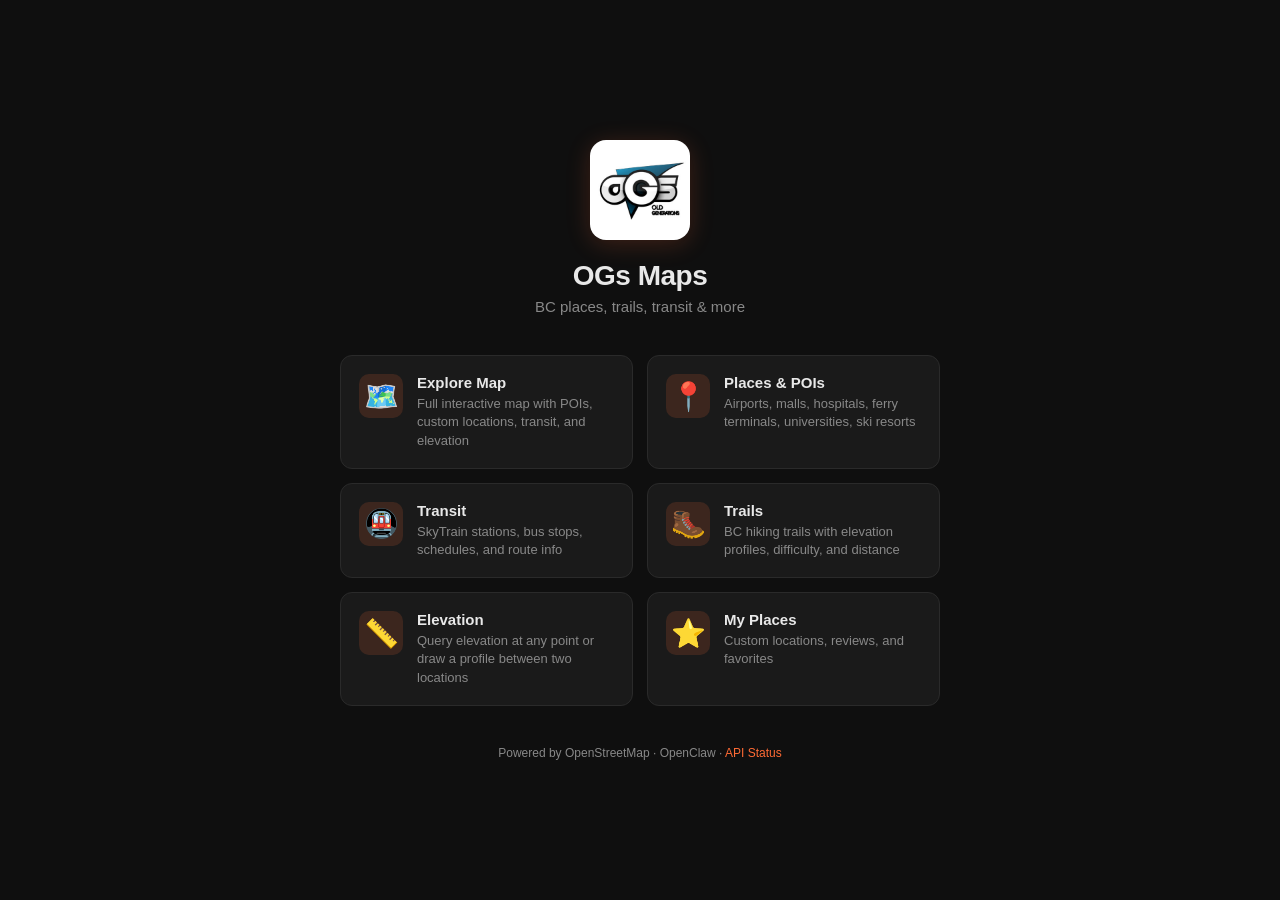
<file: index.html>
<!DOCTYPE html>
<html lang="en">
<head>
  <meta charset="UTF-8">
  <meta name="viewport" content="width=device-width, initial-scale=1.0, maximum-scale=1.0, user-scalable=no">
  <title>OGs Apps — Maps & Places</title>
  <link rel="stylesheet" href="landing.css">
  <link rel="icon" href="logo.jpg">
</head>
<body>
  <div class="landing">
    <header class="landing-header">
      <img src="logo.jpg" alt="OGs" class="logo">
      <h1>OGs Maps</h1>
      <p class="tagline">BC places, trails, transit & more</p>
    </header>

    <div class="cards">
      <a href="map.html" class="card">
        <div class="card-icon">🗺️</div>
        <div class="card-body">
          <h2>Explore Map</h2>
          <p>Full interactive map with POIs, custom locations, transit, and elevation</p>
        </div>
      </a>

      <a href="map.html?layer=custom" class="card">
        <div class="card-icon">📍</div>
        <div class="card-body">
          <h2>Places & POIs</h2>
          <p>Airports, malls, hospitals, ferry terminals, universities, ski resorts</p>
        </div>
      </a>

      <a href="map.html?layer=transit" class="card">
        <div class="card-icon">🚇</div>
        <div class="card-body">
          <h2>Transit</h2>
          <p>SkyTrain stations, bus stops, schedules, and route info</p>
        </div>
      </a>

      <a href="map.html?tab=trails" class="card">
        <div class="card-icon">🥾</div>
        <div class="card-body">
          <h2>Trails</h2>
          <p>BC hiking trails with elevation profiles, difficulty, and distance</p>
        </div>
      </a>

      <a href="map.html?layer=elevation" class="card">
        <div class="card-icon">📏</div>
        <div class="card-body">
          <h2>Elevation</h2>
          <p>Query elevation at any point or draw a profile between two locations</p>
        </div>
      </a>

      <a href="map.html?tab=custom" class="card">
        <div class="card-icon">⭐</div>
        <div class="card-body">
          <h2>My Places</h2>
          <p>Custom locations, reviews, and favorites</p>
        </div>
      </a>
    </div>

    <footer class="landing-footer">
      <p>Powered by OpenStreetMap · OpenClaw · <a href="https://maps.ogsapps.cc/api/health">API Status</a></p>
    </footer>
  </div>
</body>
</html>
</file>
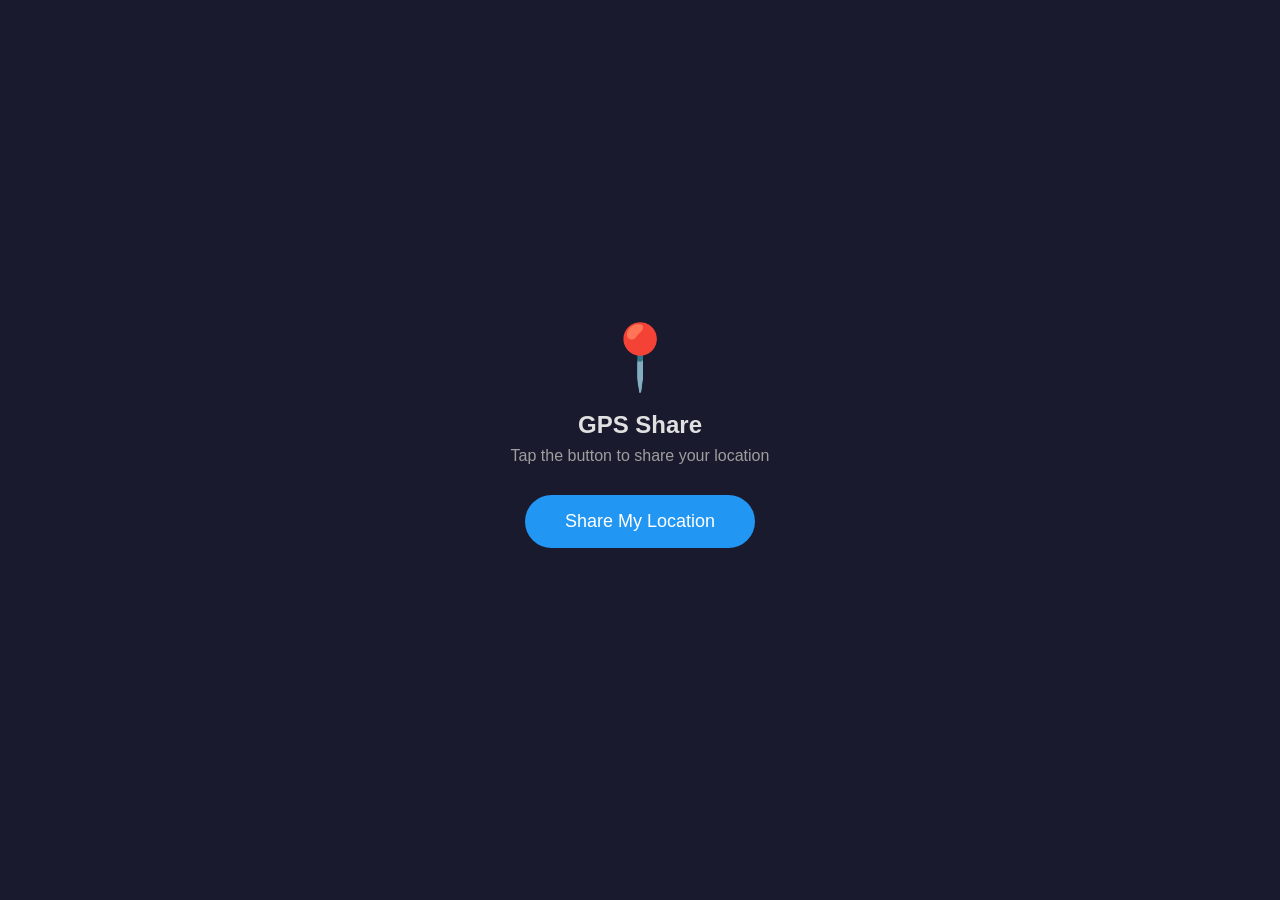
<file: gps.html>
<!DOCTYPE html>
<html lang="en">
<head>
  <meta charset="UTF-8">
  <meta name="viewport" content="width=device-width, initial-scale=1.0, maximum-scale=1.0, user-scalable=no">
  <title>Share GPS</title>
  <style>
    * { box-sizing: border-box; margin: 0; padding: 0; }
    body {
      font-family: -apple-system, BlinkMacSystemFont, 'Segoe UI', Roboto, sans-serif;
      background: #1a1a2e;
      color: #e0e0e0;
      min-height: 100vh;
      display: flex;
      flex-direction: column;
      align-items: center;
      justify-content: center;
      padding: 20px;
      text-align: center;
    }
    .icon { font-size: 64px; margin-bottom: 16px; }
    h1 { font-size: 24px; margin-bottom: 8px; }
    .status {
      font-size: 16px;
      color: #9e9e9e;
      margin-bottom: 24px;
      min-height: 24px;
    }
    .status.success { color: #66bb6a; }
    .status.error { color: #ef5350; }
    .coords {
      background: #1f2b47;
      border: 1px solid #2a3a5c;
      border-radius: 8px;
      padding: 16px;
      font-family: monospace;
      font-size: 14px;
      margin-bottom: 24px;
      display: none;
      word-break: break-all;
    }
    .coords.show { display: block; }
    button {
      background: #2196f3;
      color: #fff;
      border: none;
      border-radius: 50px;
      padding: 16px 40px;
      font-size: 18px;
      cursor: pointer;
      transition: background 0.15s;
    }
    button:hover { background: #4fc3f7; }
    button:active { transform: scale(0.97); }
    button:disabled { opacity: 0.5; cursor: not-allowed; }
    .history {
      margin-top: 32px;
      font-size: 12px;
      color: #9e9e9e;
    }
    .history span { display: block; margin-top: 4px; }
  </style>
</head>
<body>
  <div class="icon">📍</div>
  <h1>GPS Share</h1>
  <div class="status" id="status">Tap the button to share your location</div>
  <div class="coords" id="coords"></div>
  <button id="btn-share" onclick="shareGPS()">Share My Location</button>
  <div class="history" id="history"></div>

  <script>
    // API URL — auto-detect or override
    var API = window.GEO_API_URL || (location.hostname === 'localhost' ? 'http://localhost:8090' : '');

    function setStatus(msg, cls) {
      var el = document.getElementById('status');
      el.textContent = msg;
      el.className = 'status ' + (cls || '');
    }

    function showCoords(lat, lon, acc) {
      var el = document.getElementById('coords');
      el.textContent = lat.toFixed(6) + ', ' + lon.toFixed(6) + (acc ? ' (±' + Math.round(acc) + 'm)' : '');
      el.className = 'coords show';
    }

    function shareGPS() {
      if (!navigator.geolocation) {
        setStatus('Geolocation not supported on this device', 'error');
        return;
      }

      var btn = document.getElementById('btn-share');
      btn.disabled = true;
      btn.textContent = 'Getting location...';
      setStatus('Acquiring GPS...', '');

      navigator.geolocation.getCurrentPosition(
        function(pos) {
          var lat = pos.coords.latitude;
          var lon = pos.coords.longitude;
          var acc = pos.coords.accuracy;

          showCoords(lat, lon, acc);

          // Send to API
          fetch(API + '/api/location', {
            method: 'POST',
            headers: { 'Content-Type': 'application/json' },
            body: JSON.stringify({ lat: lat, lon: lon, accuracy: acc })
          }).then(function(r) {
            if (r.ok) {
              setStatus('✓ Location shared successfully!', 'success');
            } else {
              setStatus('Location saved locally (API error)', 'error');
            }
          }).catch(function() {
            setStatus('Location saved locally (offline)', 'error');
          });

          // Save to localStorage
          try {
            localStorage.setItem('lastLocation', JSON.stringify({
              lat: lat, lon: lon, accuracy: acc, ts: Date.now()
            }));
          } catch(e) {}

          // Save history
          saveHistory(lat, lon, acc);

          btn.disabled = false;
          btn.textContent = 'Refresh Location';
        },
        function(err) {
          setStatus('GPS error: ' + err.message, 'error');
          btn.disabled = false;
          btn.textContent = 'Try Again';
        },
        { enableHighAccuracy: true, timeout: 15000, maximumAge: 0 }
      );
    }

    function saveHistory(lat, lon, acc) {
      try {
        var hist = JSON.parse(localStorage.getItem('gpsHistory') || '[]');
        hist.unshift({ lat: lat, lon: lon, acc: Math.round(acc), ts: Date.now() });
        if (hist.length > 5) hist = hist.slice(0, 5);
        localStorage.setItem('gpsHistory', JSON.stringify(hist));
        renderHistory(hist);
      } catch(e) {}
    }

    function renderHistory(hist) {
      if (!hist || hist.length === 0) return;
      var el = document.getElementById('history');
      var html = 'Recent shares:';
      hist.forEach(function(h) {
        var d = new Date(h.ts);
        var time = d.toLocaleTimeString();
        html += '<span>' + time + ' — ' + h.lat.toFixed(5) + ', ' + h.lon.toFixed(5) + ' (±' + h.acc + 'm)</span>';
      });
      el.innerHTML = html;
    }

    // Show history on load
    try {
      var hist = JSON.parse(localStorage.getItem('gpsHistory') || '[]');
      if (hist.length > 0) renderHistory(hist);
    } catch(e) {}

    // Auto-share on load
    // Uncomment the next line to auto-share when the page opens:
    // shareGPS();
  </script>
</body>
</html>
</file>
<file: landing.css>
:root {
  --bg: #0f0f0f;
  --surface: #1a1a1a;
  --border: #2a2a2a;
  --text: #e8e8e8;
  --text-muted: #888;
  --accent: #ff6b35;
  --accent-dim: rgba(255, 107, 53, 0.15);
}

* { margin: 0; padding: 0; box-sizing: border-box; }

body {
  font-family: -apple-system, BlinkMacSystemFont, 'Segoe UI', Roboto, sans-serif;
  background: var(--bg);
  color: var(--text);
  min-height: 100vh;
  display: flex;
  align-items: center;
  justify-content: center;
}

.landing {
  max-width: 640px;
  width: 100%;
  padding: 40px 20px;
}

/* Header */
.landing-header {
  text-align: center;
  margin-bottom: 40px;
}

.logo {
  width: 100px;
  height: 100px;
  border-radius: 16px;
  margin-bottom: 16px;
  box-shadow: 0 4px 24px rgba(255, 107, 53, 0.2);
}

.landing-header h1 {
  font-size: 28px;
  font-weight: 700;
  letter-spacing: -0.5px;
}

.tagline {
  color: var(--text-muted);
  font-size: 15px;
  margin-top: 6px;
}

/* Cards */
.cards {
  display: grid;
  grid-template-columns: 1fr 1fr;
  gap: 14px;
}

.card {
  display: flex;
  align-items: flex-start;
  gap: 14px;
  background: var(--surface);
  border: 1px solid var(--border);
  border-radius: 12px;
  padding: 18px;
  text-decoration: none;
  color: var(--text);
  transition: border-color 0.2s, transform 0.15s, box-shadow 0.2s;
}

.card:hover {
  border-color: var(--accent);
  transform: translateY(-2px);
  box-shadow: 0 4px 16px rgba(255, 107, 53, 0.1);
}

.card-icon {
  font-size: 28px;
  flex-shrink: 0;
  width: 44px;
  height: 44px;
  display: flex;
  align-items: center;
  justify-content: center;
  background: var(--accent-dim);
  border-radius: 10px;
}

.card-body h2 {
  font-size: 15px;
  font-weight: 600;
  margin-bottom: 4px;
}

.card-body p {
  font-size: 13px;
  color: var(--text-muted);
  line-height: 1.4;
}

/* Footer */
.landing-footer {
  text-align: center;
  margin-top: 40px;
  font-size: 12px;
  color: var(--text-muted);
}

.landing-footer a {
  color: var(--accent);
  text-decoration: none;
}

.landing-footer a:hover {
  text-decoration: underline;
}

/* Mobile — single column */
@media (max-width: 480px) {
  .cards {
    grid-template-columns: 1fr;
  }
  .logo {
    width: 72px;
    height: 72px;
  }
  .landing-header h1 {
    font-size: 22px;
  }
}
</file>
